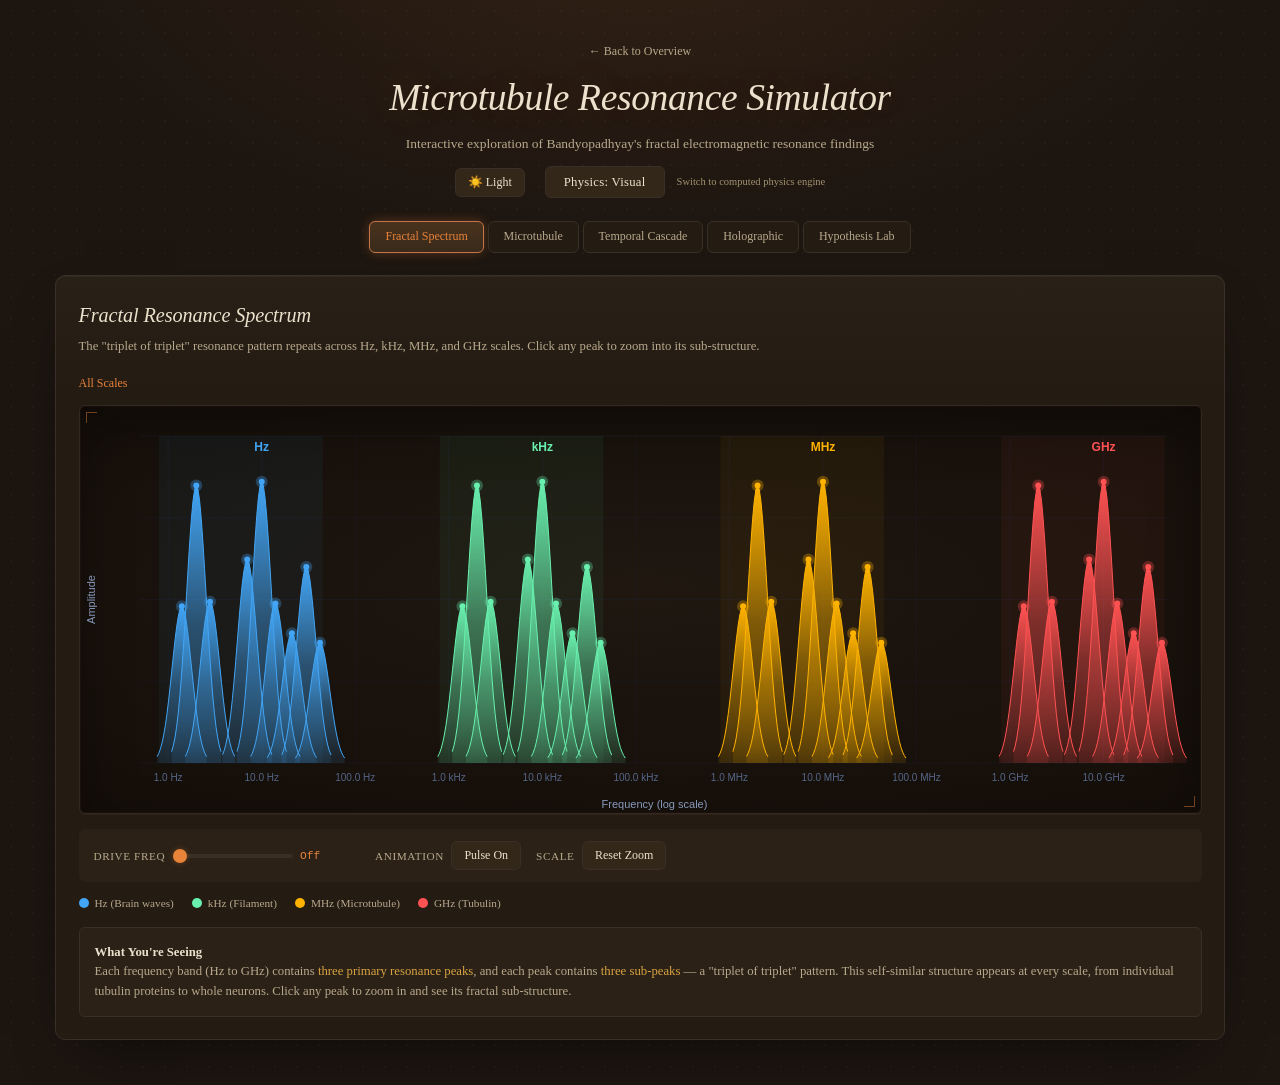
<file: simulator.html>
<!DOCTYPE html>
<html lang="en">
<head>
  <meta charset="UTF-8">
  <meta name="viewport" content="width=device-width, initial-scale=1.0">
  <title>Microtubule Resonance Simulator</title>
  <meta name="description" content="The interactive Microtubule Resonance Simulator: a 10-engine framework exploring fractal electromagnetic resonance in biological nanostructures.">
  <link rel="canonical" href="https://www.brokenbranch.dev/lab/microtubule/simulator.html">
  <meta property="og:type" content="website">
  <meta property="og:url" content="https://www.brokenbranch.dev/lab/microtubule/simulator.html">
  <meta property="og:title" content="Microtubule Resonance Simulator">
  <meta property="og:description" content="A 10-engine framework exploring fractal electromagnetic resonance in biological nanostructures. Interactive and honest about what it can and can't claim.">
  <meta property="og:site_name" content="Broken Branch Studios">
  <meta property="og:image" content="https://www.brokenbranch.dev/promo/brokenbranch-tile.jpg">
  <meta property="og:image:alt" content="Microtubule Resonance Simulator — Broken Branch Studios">
  <meta property="twitter:card" content="summary_large_image">
  <meta property="twitter:url" content="https://www.brokenbranch.dev/lab/microtubule/simulator.html">
  <meta property="twitter:title" content="Microtubule Resonance Simulator">
  <meta property="twitter:description" content="A 10-engine framework exploring fractal electromagnetic resonance in biological nanostructures.">
  <meta property="twitter:image" content="https://www.brokenbranch.dev/promo/brokenbranch-tile.jpg">
  <meta name="twitter:image:alt" content="Microtubule Resonance Simulator — Broken Branch Studios">
  <link rel="stylesheet" href="style.css">
  <style>
    /* Laboratory Light Theme */
    [data-theme="light"] {
      --bg-deep: #f4f6fa;
      --bg-panel: #ffffff;
      --bg-card: #f8fafc;
      --bg-hover: #e2e8f0;
      --border: #cbd5e1;
      --border-glow: #94a3b8;
      --text: #0f172a;
      --text-dim: #475569;
      --text-muted: #64748b;
      --cyan: #0284c7;
      --cyan-dim: #0369a1;
      --cyan-glow: rgba(2, 132, 199, 0.25);
      --amber: #d97706;
      --amber-dim: #b45309;
      --amber-glow: rgba(217, 119, 6, 0.25);
      --purple: #7c3aed;
      --purple-dim: #6d28d9;
      --purple-glow: rgba(124, 58, 237, 0.25);
      --green: #16a34a;
      --green-dim: #15803d;
      --red: #dc2626;
      --red-dim: #b91c1c;
    }
    [data-theme="light"] canvas {
      background: #f8fafc !important;
    }
    [data-theme="light"] .panel-desc {
      color: var(--text-dim);
    }
    [data-theme="light"] .btn {
      background: #e2e8f0;
      color: #0f172a;
      border-color: #cbd5e1;
    }
    [data-theme="light"] .btn.active, [data-theme="light"] .btn:hover {
      background: rgba(2, 132, 199, 0.15);
      color: #0284c7;
      border-color: #0284c7;
    }
    [data-theme="light"] .panel-tab {
      color: #64748b;
    }
    [data-theme="light"] .panel-tab.active {
      color: #0284c7;
      border-bottom-color: #0284c7;
    }
  </style>
  <script type="application/ld+json">
  {"@context":"https://schema.org","@type":"BreadcrumbList","itemListElement":[
    {"@type":"ListItem","position":1,"name":"Home","item":"https://www.brokenbranch.dev/"},
    {"@type":"ListItem","position":2,"name":"The Lab","item":"https://www.brokenbranch.dev/lab/"},
    {"@type":"ListItem","position":3,"name":"Microtubule Resonance Simulator","item":"https://www.brokenbranch.dev/lab/microtubule/simulator.html"}]}
  </script>
  <script type="application/ld+json">
  {"@context":"https://schema.org","@type":"SoftwareApplication","name":"Microtubule Resonance Simulator","url":"https://www.brokenbranch.dev/lab/microtubule/simulator.html","applicationCategory":"EducationApplication","operatingSystem":"Web","offers":{"@type":"Offer","price":"0","priceCurrency":"USD"}}
  </script>
</head>
<body>
  <header class="app-header">
    <a href="index.html" style="color: var(--text-dim); text-decoration: none; font-size: 0.8rem; display: inline-block; margin-bottom: 0.5rem; transition: color 0.2s;" onmouseover="this.style.color='var(--cyan)'" onmouseout="this.style.color='var(--text-dim)'">&larr; Back to Overview</a>
    <h1>Microtubule Resonance Simulator</h1>
    <p class="subtitle">Interactive exploration of Bandyopadhyay's fractal electromagnetic resonance findings</p>
    <div class="physics-toggle-wrap">
      <button type="button" class="btn" id="themeToggle" style="margin-right: 8px;">☀️ Light</button>
      <button type="button" class="btn physics-toggle-btn" id="physicsToggle">Physics: Visual</button>
      <span class="physics-toggle-hint" id="physicsHint">Switch to computed physics engine</span>
    </div>
  </header>

  <nav class="panel-nav" id="panelNav">
    <button type="button" class="panel-tab active" data-panel="spectrum">Fractal Spectrum</button>
    <button type="button" class="panel-tab" data-panel="crosssection">Microtubule</button>
    <button type="button" class="panel-tab" data-panel="cascade">Temporal Cascade</button>
    <button type="button" class="panel-tab" data-panel="holographic">Holographic</button>
    <button type="button" class="panel-tab" data-panel="hypothesis">Hypothesis Lab</button>
  </nav>

  <main class="panel-container">

    <!-- ============ PANEL 1: Fractal Resonance Spectrum ============ -->
    <section class="panel active" id="panel-spectrum">
      <h2 class="panel-title">Fractal Resonance Spectrum</h2>
      <p class="panel-desc">The "triplet of triplet" resonance pattern repeats across Hz, kHz, MHz, and GHz scales. Click any peak to zoom into its sub-structure.</p>

      <div class="zoom-breadcrumbs" id="spectrumBreadcrumbs">
        <span class="breadcrumb current" data-level="0">All Scales</span>
      </div>

      <div class="canvas-wrap">
        <canvas id="spectrumCanvas" width="1100" height="400"></canvas>
      </div>

      <div class="controls">
        <div class="control-group">
          <label>Drive Freq</label>
          <input type="range" id="driveFreqSlider" min="0" max="1000" value="0" step="1">
          <span class="control-value" id="driveFreqValue">Off</span>
        </div>
        <div class="control-group">
          <label>Animation</label>
          <button type="button" class="btn" id="spectrumAnimToggle">Pulse On</button>
        </div>
        <div class="control-group">
          <label>Scale</label>
          <button type="button" class="btn" id="spectrumResetZoom">Reset Zoom</button>
        </div>
      </div>

      <!-- Physics Mode Controls (Panel 1) -->
      <div class="controls physics-controls" id="spectrumPhysicsControls" style="display:none;">
        <div class="control-group">
          <label>Noise</label>
          <input type="range" id="noiseAmpSlider" min="0" max="200" value="50" step="1">
          <span class="control-value" id="noiseAmpValue">0.50</span>
        </div>
        <div class="control-group">
          <label>Stochastic</label>
          <button type="button" class="btn" id="runMonteCarloBtn">Run Monte Carlo</button>
          <span class="computation-badge" id="monteCarloStatus"></span>
        </div>
        <div class="control-group">
          <label>Extend</label>
          <button type="button" class="btn" id="extendScaleBtn">Show Sub-Hz / THz</button>
        </div>
      </div>

      <div class="spectrum-legend">
        <div class="legend-item"><span class="legend-dot" style="background:#42a5f5"></span> Hz (Brain waves)</div>
        <div class="legend-item"><span class="legend-dot" style="background:#69f0ae"></span> kHz (Filament)</div>
        <div class="legend-item"><span class="legend-dot" style="background:#ffb300"></span> MHz (Microtubule)</div>
        <div class="legend-item"><span class="legend-dot" style="background:#ff5252"></span> GHz (Tubulin)</div>
      </div>

      <!-- Physics results overlay for spectrum -->
      <div class="results-overlay" id="spectrumResults" style="display:none;">
        <h4>Stochastic Resonance Analysis</h4>
        <div class="results-content" id="spectrumResultsContent"></div>
      </div>

      <div class="info-box">
        <h4>What You're Seeing</h4>
        <p>Each frequency band (Hz to GHz) contains <span class="highlight">three primary resonance peaks</span>, and each peak contains <span class="highlight">three sub-peaks</span> — a "triplet of triplet" pattern. This self-similar structure appears at every scale, from individual tubulin proteins to whole neurons. Click any peak to zoom in and see its fractal sub-structure.</p>
      </div>
    </section>

    <!-- ============ PANEL 2: Microtubule Cross-Section ============ -->
    <section class="panel" id="panel-crosssection">
      <h2 class="panel-title">Microtubule Cross-Section</h2>
      <p class="panel-desc">A microtubule: 13 protofilaments arranged in a hollow chiral cylinder (~25nm diameter). Sweep the driving frequency to find resonances.</p>

      <div class="canvas-wrap">
        <canvas id="mtCanvas" width="1100" height="500"></canvas>
      </div>

      <div class="controls">
        <div class="control-group">
          <label>Drive Freq</label>
          <input type="range" id="mtFreqSlider" min="0" max="1000" value="0" step="1">
          <span class="control-value" id="mtFreqValue">Off</span>
        </div>
        <div class="control-group">
          <label>View</label>
          <button type="button" class="btn active" id="mtView3D">3D Cylinder</button>
          <button type="button" class="btn" id="mtViewCross">Cross-Section</button>
          <button type="button" class="btn" id="mtViewSide">Side View</button>
        </div>
        <div class="control-group">
          <label>Helix</label>
          <button type="button" class="btn" id="mtHelixToggle">Show 3-Start</button>
        </div>
      </div>

      <!-- Physics Mode Controls (Panel 2) -->
      <div class="controls physics-controls" id="mtPhysicsControls" style="display:none;">
        <div class="control-group">
          <label>Pitch</label>
          <input type="range" id="pitchAngleSlider" min="1" max="45" value="12" step="0.5">
          <span class="control-value" id="pitchAngleValue">12.0 deg</span>
        </div>
        <div class="control-group">
          <label>Compare</label>
          <button type="button" class="btn" id="compareAchiralBtn">Show Achiral</button>
        </div>
        <div class="control-group">
          <label>Sweep</label>
          <button type="button" class="btn" id="runPitchSweepBtn">Run Pitch Sweep</button>
          <span class="computation-badge" id="pitchSweepStatus"></span>
        </div>
      </div>

      <!-- Physics results overlay for microtubule -->
      <div class="results-overlay" id="mtResults" style="display:none;">
        <h4>Chiral Mode Analysis</h4>
        <div class="results-content" id="mtResultsContent"></div>
      </div>

      <div class="info-box">
        <h4>Microtubule Architecture</h4>
        <p>13 protofilaments form a hollow tube with a <span class="highlight">3-start helical lattice</span>. The chirality (handedness) of this helix is critical — it determines how electromagnetic waves propagate along the structure. At resonant frequencies, coherent wave patterns appear along the tube, with the structure acting as a nanoscale electromagnetic waveguide.</p>
      </div>
    </section>

    <!-- ============ PANEL 3: Temporal Cascade ============ -->
    <section class="panel" id="panel-cascade">
      <h2 class="panel-title">Temporal Cascade</h2>
      <p class="panel-desc">Filaments fire ~250&mu;s BEFORE the membrane ionic spike. ~4 filament bursts gate each ionic spike. This challenges the classical Hodgkin-Huxley model.</p>

      <div class="canvas-wrap">
        <canvas id="cascadeCanvas" width="1100" height="450"></canvas>
      </div>

      <div class="controls">
        <div class="control-group">
          <label>Playback</label>
          <button type="button" class="btn active" id="cascadePlayBtn">Play</button>
          <button type="button" class="btn" id="cascadeResetBtn">Reset</button>
        </div>
        <div class="control-group">
          <label>Speed</label>
          <input type="range" id="cascadeSpeedSlider" min="1" max="10" value="3" step="1">
          <span class="control-value" id="cascadeSpeedValue">3x</span>
        </div>
        <div class="control-group">
          <label>Model</label>
          <button type="button" class="btn active" id="cascadeBandyBtn">Bandyopadhyay</button>
          <button type="button" class="btn" id="cascadeHHBtn">Hodgkin-Huxley</button>
        </div>
        <div class="control-group">
          <label>Order</label>
          <button type="button" class="btn" id="cascadeFlipBtn">Flip Order</button>
        </div>
      </div>

      <!-- Physics Mode Controls (Panel 3) -->
      <div class="controls physics-controls" id="cascadePhysicsControls" style="display:none;">
        <div class="control-group">
          <label>Coupling</label>
          <input type="range" id="couplingSlider" min="1" max="100" value="15" step="1">
          <span class="control-value" id="couplingValue">0.15</span>
        </div>
        <div class="control-group">
          <label>Damping</label>
          <input type="range" id="dampingSlider" min="1" max="100" value="5" step="1">
          <span class="control-value" id="dampingValue">0.05</span>
        </div>
        <div class="control-group">
          <label>Physics</label>
          <button type="button" class="btn" id="runCoupledOscBtn">Recompute RK4</button>
          <span class="computation-badge" id="rk4Status"></span>
        </div>
      </div>

      <div class="info-box">
        <h4>The Century-Old Picture Is Wrong?</h4>
        <p>Classical neuroscience says the membrane ionic spike is the primary signal. Bandyopadhyay's team measured that <span class="highlight">cytoskeletal filaments fire 250&mu;s before</span> the membrane — operating in the microsecond (MHz) domain while the membrane operates in milliseconds (kHz). Approximately <span class="highlight">4 filament bursts regulate each ionic spike's timing</span>. Use "Flip Order" to test H4: does membrane-first produce coherent output?</p>
      </div>
    </section>

    <!-- ============ PANEL 4: Holographic Projection ============ -->
    <section class="panel" id="panel-holographic">
      <h2 class="panel-title">Holographic Projection</h2>
      <p class="panel-desc">Optical vortex rings emanating from a microtubule. Internal "clocks" project as distinct angular momentum states of light.</p>

      <div class="canvas-wrap">
        <canvas id="holoCanvas" width="1100" height="500"></canvas>
      </div>

      <div class="controls">
        <div class="control-group">
          <label>EM Stimulation</label>
          <input type="range" id="holoStimSlider" min="0" max="100" value="50" step="1">
          <span class="control-value" id="holoStimValue">50%</span>
        </div>
        <div class="control-group">
          <label>Clock Layer</label>
          <button type="button" class="btn active" id="holoClock1">MHz</button>
          <button type="button" class="btn" id="holoClock2">GHz</button>
          <button type="button" class="btn" id="holoClock3">THz</button>
          <button type="button" class="btn" id="holoClockAll">All</button>
        </div>
      </div>

      <div class="info-box">
        <h4>Polyatomic Time Crystals</h4>
        <p>When illuminated with polarized laser light, ordered structures inside neurons impart <span class="highlight">angular momentum to photons</span>, creating distinct optical vortex rings. Each internal "clock" — operating at a different frequency — generates a unique ring pattern. Selective EM stimulation can <span class="highlight">brighten specific frequency components</span>, revealing the nested clock assembly. This is the most controversial claim and needs independent replication.</p>
      </div>
    </section>

    <!-- ============ PANEL 5: Hypothesis Lab ============ -->
    <section class="panel" id="panel-hypothesis">
      <h2 class="panel-title">Hypothesis Lab</h2>
      <p class="panel-desc">Testable predictions from the simulation. Click a hypothesis to expand, then run computational tests.</p>

      <div class="hypothesis-actions-bar">
        <button type="button" class="btn physics-action-btn" id="runAllTestsBtn">Run All Computations</button>
        <span class="computation-badge" id="allTestsStatus"></span>
      </div>

      <div class="hypothesis-grid" id="hypothesisGrid">
        <!-- Cards generated by JS -->
      </div>

      <!-- Meta-Analysis Section -->
      <div class="meta-analysis-section" id="metaAnalysisSection">
        <h3 class="meta-title">Meta-Analysis</h3>
        <p class="meta-desc">Tests that interrogate the simulator itself — not Bandyopadhyay's claims, but our model's assumptions.</p>

        <div class="meta-actions">
          <button type="button" class="btn meta-btn" id="runSensitivityBtn">
            <span class="meta-btn-icon">&#x2194;</span>
            Run Sensitivity Analysis
          </button>
          <button type="button" class="btn meta-btn" id="runStructureBtn">
            <span class="meta-btn-icon">&#x25B3;</span>
            Run Structure Comparison
          </button>
          <button type="button" class="btn meta-btn" id="runEnergyBtn">
            <span class="meta-btn-icon">&#x26A1;</span>
            Run Energy Budget
          </button>
        </div>

        <div class="meta-results" id="metaResults">
          <!-- Results populated by JS -->
        </div>
      </div>
    </section>

  </main>

  <script src="physics.js"></script>
  <script src="sim.js"></script>
  <script>
    (function() {
      const themeToggle = document.getElementById('themeToggle');
      if (themeToggle) {
        const saved = localStorage.getItem('coherence_theme') || 'dark';
        if (saved === 'light') {
          document.documentElement.setAttribute('data-theme', 'light');
          themeToggle.textContent = '🌙 Dark';
        }
        themeToggle.addEventListener('click', () => {
          const current = document.documentElement.getAttribute('data-theme');
          const isLight = current === 'light';
          if (isLight) {
            document.documentElement.removeAttribute('data-theme');
            themeToggle.textContent = '☀️ Light';
            localStorage.setItem('coherence_theme', 'dark');
          } else {
            document.documentElement.setAttribute('data-theme', 'light');
            themeToggle.textContent = '🌙 Dark';
            localStorage.setItem('coherence_theme', 'light');
          }
        });
      }
    })();
  </script>
</body>
</html>
</file>
<file: style.css>
/* ============================================
   Microtubule Resonance Simulator — Styles
   Dark bioluminescent theme
   ============================================ */

:root {
  /* House palette (css/tokens.css), mapped onto this wing's own variable
     names so the wing reads as part of brokenbranch.dev rather than a
     separate navy app. Accent roles: cyan -> ember (the site's load-bearing
     accent), amber -> gold, purple -> slate, green -> moss, red -> clay-red. */
  --bg-deep: #1c1510;
  --bg-panel: #241b13;
  --bg-card: #2b2117;
  --bg-hover: #332719;
  --border: #3a2f26;
  --border-glow: #4a3b28;

  --cyan: #e8833a;
  --cyan-dim: #c4744a;
  --cyan-glow: rgba(232, 131, 58, 0.3);
  --amber: #d9a441;
  --amber-dim: #a88032;
  --amber-glow: rgba(217, 164, 65, 0.3);
  --purple: #8fa3ad;
  --purple-dim: #6d8590;
  --purple-glow: rgba(143, 163, 173, 0.3);
  --green: #8aa86b;
  --green-dim: #4a6741;
  --red: #e0705a;
  --red-dim: #a84b3a;
  --pink: #d98b7a;

  --text: #ece1cc;
  --text-dim: #b8a98c;
  --text-muted: #a0926f;

  --font-mono: 'JetBrains Mono', 'Fira Code', 'Consolas', monospace;
  --font-sans: 'Fraunces', Georgia, serif;

  --radius: 6px;
  --radius-lg: 10px;
}

* {
  margin: 0;
  padding: 0;
  box-sizing: border-box;
}

html {
  font-size: 15px;
  scroll-behavior: smooth;
}

body {
  background: var(--bg-deep);
  color: var(--text);
  font-family: var(--font-sans);
  line-height: 1.6;
  min-height: 100vh;
  overflow-x: hidden;
}

/* ---- Header ---- */
.app-header {
  text-align: center;
  padding: 2.5rem 1rem 1.5rem;
  position: relative;
}

/* Back link. Lives here rather than in a style="" + onmouseover pair so the
   page can ship under an enforced CSP (script-src 'self' forbids inline event
   handlers); :hover is also keyboard/touch-honest in a way onmouseover is not. */
.app-header .back-link {
  color: var(--text-dim);
  text-decoration: none;
  font-size: 0.8rem;
  display: inline-block;
  margin-bottom: 0.5rem;
  transition: color 0.2s;
}

.app-header .back-link:hover,
.app-header .back-link:focus-visible {
  color: var(--cyan);
}

.app-header h1 {
  font-size: 2rem;
  font-style: italic;
  font-weight: 400;
  letter-spacing: -0.01em;
  color: var(--text);
}

.app-header .subtitle {
  color: var(--text-dim);
  font-size: 0.9rem;
  margin-top: 0.3rem;
}

/* ---- Navigation Tabs ---- */
.panel-nav {
  display: flex;
  justify-content: center;
  gap: 0.25rem;
  padding: 0 1rem;
  margin-bottom: 1.5rem;
  flex-wrap: wrap;
}

.panel-tab {
  background: var(--bg-panel);
  border: 1px solid var(--border);
  color: var(--text-dim);
  padding: 0.5rem 1rem;
  border-radius: var(--radius);
  cursor: pointer;
  font-size: 0.8rem;
  font-family: var(--font-sans);
  transition: all 0.2s;
  white-space: nowrap;
}

.panel-tab:hover {
  background: var(--bg-hover);
  color: var(--text);
  border-color: var(--border-glow);
}

.panel-tab.active {
  background: var(--bg-hover);
  color: var(--cyan);
  border-color: var(--cyan-dim);
  box-shadow: 0 0 12px var(--cyan-glow);
}

/* ---- Panel Container ---- */
.panel-container {
  max-width: 1200px;
  margin: 0 auto;
  padding: 0 1rem 3rem;
}

.panel {
  display: none;
  background: var(--bg-panel);
  border: 1px solid var(--border);
  border-radius: var(--radius-lg);
  padding: 1.5rem;
  min-height: 500px;
}

.panel.active {
  display: block;
}

.panel-title {
  font-size: 1.2rem;
  font-weight: 600;
  margin-bottom: 0.3rem;
  color: var(--text);
}

.panel-desc {
  font-size: 0.85rem;
  color: var(--text-dim);
  margin-bottom: 1.2rem;
}

.panel-desc.seed-note {
  font-family: var(--font-mono, 'JetBrains Mono', 'Consolas', monospace);
  font-size: 0.72rem;
  color: var(--text-muted);
  letter-spacing: 0.02em;
}

/* ---- Canvas Wrapper ---- */
.canvas-wrap {
  position: relative;
  width: 100%;
  border-radius: var(--radius);
  overflow: hidden;
  background: var(--bg-deep);
  border: 1px solid var(--border);
}

.canvas-wrap canvas {
  display: block;
  width: 100%;
  height: auto;
}

/* ---- Controls Bar ---- */
.controls {
  display: flex;
  align-items: center;
  gap: 1rem;
  padding: 0.8rem 1rem;
  background: var(--bg-card);
  border-radius: var(--radius);
  margin-top: 1rem;
  flex-wrap: wrap;
}

.control-group {
  display: flex;
  align-items: center;
  gap: 0.5rem;
}

.control-group label {
  font-size: 0.75rem;
  color: var(--text-dim);
  text-transform: uppercase;
  letter-spacing: 0.05em;
  white-space: nowrap;
}

.control-group input[type="range"] {
  -webkit-appearance: none;
  appearance: none;
  width: 120px;
  height: 4px;
  background: var(--border);
  border-radius: 2px;
  outline: none;
}

.control-group input[type="range"]:focus-visible {
  outline: 2px solid var(--cyan);
  outline-offset: 3px;
}

.control-group input[type="range"]::-webkit-slider-thumb {
  -webkit-appearance: none;
  width: 14px;
  height: 14px;
  border-radius: 50%;
  background: var(--cyan);
  cursor: pointer;
  box-shadow: 0 0 6px var(--cyan-glow);
}

.control-value {
  font-family: var(--font-mono);
  font-size: 0.75rem;
  color: var(--cyan);
  min-width: 60px;
}

button.btn {
  background: var(--bg-hover);
  border: 1px solid var(--border);
  color: var(--text);
  padding: 0.4rem 0.8rem;
  border-radius: var(--radius);
  cursor: pointer;
  font-size: 0.8rem;
  font-family: var(--font-sans);
  transition: all 0.2s;
}

button.btn:hover {
  border-color: var(--cyan-dim);
  color: var(--cyan);
}

button.btn.active {
  background: rgba(232, 131, 58, 0.1);
  border-color: var(--cyan);
  color: var(--cyan);
}

/* ---- Info Box ---- */
.info-box {
  background: var(--bg-card);
  border: 1px solid var(--border);
  border-radius: var(--radius);
  padding: 1rem;
  margin-top: 1rem;
  font-size: 0.85rem;
  line-height: 1.5;
}

.info-box h3 {
  color: var(--cyan);
  font-size: 0.8rem;
  text-transform: uppercase;
  letter-spacing: 0.05em;
  margin-bottom: 0.5rem;
}

.info-box p {
  color: var(--text-dim);
}

.info-box .highlight {
  color: var(--amber);
  font-weight: 500;
}

/* ---- Spectrum Legend ---- */
.spectrum-legend {
  display: flex;
  gap: 1.2rem;
  margin-top: 0.8rem;
  flex-wrap: wrap;
}

.legend-item {
  display: flex;
  align-items: center;
  gap: 0.4rem;
  font-size: 0.75rem;
  color: var(--text-dim);
}

.legend-dot {
  width: 10px;
  height: 10px;
  border-radius: 50%;
}

/* ---- Temporal Cascade (Panel 3) ---- */
.cascade-timeline {
  position: relative;
  margin-top: 1rem;
}

/* ---- Hypothesis Lab (Panel 5) ---- */
.hypothesis-grid {
  display: grid;
  grid-template-columns: repeat(auto-fill, minmax(340px, 1fr));
  gap: 1rem;
  margin-top: 1rem;
}

.hypothesis-card {
  background: var(--bg-card);
  border: 1px solid var(--border);
  border-radius: var(--radius);
  padding: 1rem;
  transition: border-color 0.2s;
  cursor: pointer;
}

.hypothesis-card:hover {
  border-color: var(--border-glow);
}

.hypothesis-card.expanded {
  grid-column: 1 / -1;
}

.hypo-header {
  display: flex;
  justify-content: space-between;
  align-items: flex-start;
  gap: 0.5rem;
  margin-bottom: 0.5rem;
}

.hypo-id {
  font-family: var(--font-mono);
  font-size: 0.7rem;
  color: var(--text-muted);
}

.hypo-title {
  font-size: 0.95rem;
  font-weight: 600;
  color: var(--text);
  margin-bottom: 0.5rem;
}

.hypo-claim,
.hypo-test,
.hypo-falsification {
  font-size: 0.8rem;
  color: var(--text-dim);
  margin-bottom: 0.5rem;
  line-height: 1.5;
}

.hypo-claim strong,
.hypo-test strong,
.hypo-falsification strong {
  color: var(--text);
  font-weight: 500;
}

.status-badge {
  display: inline-flex;
  align-items: center;
  gap: 0.3rem;
  padding: 0.2rem 0.6rem;
  border-radius: 999px;
  font-size: 0.7rem;
  font-weight: 500;
  white-space: nowrap;
}

.status-badge.untested {
  background: rgba(66, 165, 245, 0.15);
  color: #b4c4cc;
  border: 1px solid rgba(66, 165, 245, 0.3);
}

.status-badge.supported {
  background: rgba(138, 168, 107, 0.15);
  color: var(--green);
  border: 1px solid rgba(138, 168, 107, 0.3);
}

.status-badge.inconclusive {
  background: rgba(217, 164, 65, 0.15);
  color: var(--amber);
  border: 1px solid rgba(217, 164, 65, 0.3);
}

.status-badge.falsified {
  background: rgba(224, 112, 90, 0.15);
  color: var(--red);
  border: 1px solid rgba(224, 112, 90, 0.3);
}

.status-badge.plausible {
  background: rgba(143, 163, 173, 0.15);
  color: #b4c4cc;
  border: 1px solid rgba(143, 163, 173, 0.3);
}

.status-badge.consistent {
  background: rgba(160, 146, 111, 0.15);
  color: #c4b796;
  border: 1px solid rgba(160, 146, 111, 0.3);
}

.status-badge.unvalidated {
  background: rgba(201, 168, 106, 0.15);
  color: #c9a86a;
  border: 1px solid rgba(201, 168, 106, 0.3);
}

.hypo-detail {
  display: none;
  margin-top: 0.8rem;
  padding-top: 0.8rem;
  border-top: 1px solid var(--border);
}

.hypothesis-card.expanded .hypo-detail {
  display: block;
}

.hypo-actions {
  display: flex;
  gap: 0.5rem;
  margin-top: 0.8rem;
}

.hypo-notes {
  width: 100%;
  min-height: 60px;
  background: var(--bg-deep);
  border: 1px solid var(--border);
  border-radius: var(--radius);
  color: var(--text);
  font-family: var(--font-sans);
  font-size: 0.8rem;
  padding: 0.5rem;
  resize: vertical;
  margin-top: 0.5rem;
}

.hypo-notes:focus {
  outline: none;
  border-color: var(--cyan-dim);
}

/* ---- Zoom Breadcrumbs (Panel 1) ---- */
.zoom-breadcrumbs {
  display: flex;
  align-items: center;
  gap: 0.3rem;
  margin-bottom: 0.8rem;
  font-size: 0.8rem;
}

.breadcrumb {
  color: var(--text-dim);
  cursor: pointer;
  transition: color 0.2s;
}

.breadcrumb:hover {
  color: var(--cyan);
}

.breadcrumb.current {
  color: var(--cyan);
  cursor: default;
}

.breadcrumb-sep {
  color: var(--text-muted);
}

/* ---- Responsive ---- */
@media (max-width: 768px) {
  .app-header h1 { font-size: 1.4rem; }
  .panel { padding: 1rem; }
  .controls { flex-direction: column; align-items: flex-start; }
  .hypothesis-grid { grid-template-columns: 1fr; }
}

/* ---- Glow animations ---- */
@keyframes pulse-glow {
  0%, 100% { opacity: 0.6; }
  50% { opacity: 1; }
}

@keyframes breathe {
  0%, 100% { transform: scale(1); }
  50% { transform: scale(1.02); }
}

/* ---- Physics Mode Toggle ---- */
.physics-toggle-wrap {
  margin-top: 0.8rem;
  display: flex;
  align-items: center;
  justify-content: center;
  gap: 0.8rem;
}

.physics-toggle-btn {
  font-size: 0.85rem !important;
  padding: 0.5rem 1.2rem !important;
  letter-spacing: 0.02em;
}

.physics-toggle-btn.active {
  background: rgba(143, 163, 173, 0.15) !important;
  border-color: var(--purple) !important;
  color: var(--purple) !important;
  box-shadow: 0 0 12px var(--purple-glow);
}

.physics-toggle-hint {
  font-size: 0.7rem;
  color: var(--text-muted);
  transition: opacity 0.3s;
}

/* ---- Physics Controls Bar ---- */
.physics-controls {
  border: 1px solid rgba(143, 163, 173, 0.2);
  background: rgba(143, 163, 173, 0.03);
}

.physics-controls label {
  color: var(--purple) !important;
}

.physics-controls .control-value {
  color: var(--purple);
}

.physics-controls input[type="range"]::-webkit-slider-thumb {
  background: var(--purple);
  box-shadow: 0 0 6px var(--purple-glow);
}

.physics-action-btn {
  background: rgba(143, 163, 173, 0.1) !important;
  border-color: var(--purple-dim) !important;
  color: var(--purple) !important;
}

.physics-action-btn:hover {
  border-color: var(--purple) !important;
  box-shadow: 0 0 8px var(--purple-glow);
}

/* ---- Computation Badge ---- */
.computation-badge {
  font-family: var(--font-mono);
  font-size: 0.7rem;
  padding: 0.15rem 0.5rem;
  border-radius: 999px;
  white-space: nowrap;
}

.computation-badge.computing {
  background: rgba(217, 164, 65, 0.15);
  color: var(--amber);
  border: 1px solid rgba(217, 164, 65, 0.3);
  animation: pulse-glow 1s infinite;
}

.computation-badge.done {
  background: rgba(138, 168, 107, 0.15);
  color: var(--green);
  border: 1px solid rgba(138, 168, 107, 0.3);
}

.computation-badge.error {
  background: rgba(224, 112, 90, 0.15);
  color: var(--red);
  border: 1px solid rgba(224, 112, 90, 0.3);
}

/* ---- Results Overlay ---- */
.results-overlay {
  background: var(--bg-card);
  border: 1px solid rgba(143, 163, 173, 0.3);
  border-radius: var(--radius);
  padding: 1rem;
  margin-top: 1rem;
}

.results-overlay h3 {
  color: var(--purple);
  font-size: 0.8rem;
  text-transform: uppercase;
  letter-spacing: 0.05em;
  margin-bottom: 0.5rem;
}

.results-content {
  font-size: 0.8rem;
  color: var(--text-dim);
  line-height: 1.6;
}

.results-content .metric-row {
  display: flex;
  justify-content: space-between;
  padding: 0.25rem 0;
  border-bottom: 1px solid rgba(74, 59, 40, 0.5);
}

.results-content .metric-label {
  color: var(--text-dim);
}

.results-content .metric-value {
  font-family: var(--font-mono);
  color: var(--text);
}

.results-content .metric-value.good {
  color: var(--green);
}

.results-content .metric-value.warn {
  color: var(--amber);
}

.results-content .metric-value.bad {
  color: var(--red);
}

/* ---- Hypothesis Actions Bar ---- */
.hypothesis-actions-bar {
  display: flex;
  align-items: center;
  gap: 1rem;
  margin-top: 0.5rem;
  margin-bottom: 0.5rem;
}

/* ---- Hypothesis Computed Results ---- */
.hypo-computed-results {
  background: rgba(143, 163, 173, 0.05);
  border: 1px solid rgba(143, 163, 173, 0.15);
  border-radius: var(--radius);
  padding: 0.8rem;
  margin-top: 0.8rem;
}

.hypo-computed-results h5 {
  color: var(--purple);
  font-size: 0.75rem;
  text-transform: uppercase;
  letter-spacing: 0.05em;
  margin-bottom: 0.4rem;
}

.hypo-verdict {
  font-family: var(--font-mono);
  font-size: 0.85rem;
  font-weight: 600;
  margin-bottom: 0.4rem;
}

.hypo-verdict.supported { color: var(--green); }
.hypo-verdict.plausible { color: #b4c4cc; }
.hypo-verdict.consistent { color: #c4b796; }
.hypo-verdict.unvalidated { color: #c9a86a; }
.hypo-verdict.inconclusive { color: var(--amber); }
.hypo-verdict.falsified { color: var(--red); }

.hypo-metrics {
  font-size: 0.75rem;
  color: var(--text-dim);
  line-height: 1.6;
}

.hypo-metrics .metric-line {
  display: flex;
  justify-content: space-between;
  gap: 0.5rem;
}

.hypo-metrics .metric-line span:last-child {
  font-family: var(--font-mono);
  color: var(--text);
  text-align: right;
}

.hypo-detail-text {
  font-size: 0.8rem;
  color: var(--text-dim);
  margin-top: 0.4rem;
  font-style: italic;
  line-height: 1.5;
}

/* ---- Meta-Analysis ---- */
.meta-analysis-section {
  margin-top: 2rem;
  padding-top: 1.5rem;
  border-top: 2px solid var(--border);
}

.meta-title {
  font-size: 1.1rem;
  font-weight: 600;
  color: var(--cyan);
  margin-bottom: 0.3rem;
}

.meta-desc {
  font-size: 0.8rem;
  color: var(--text-dim);
  margin-bottom: 1rem;
  line-height: 1.5;
}

.meta-actions {
  display: flex;
  gap: 0.6rem;
  flex-wrap: wrap;
  margin-bottom: 1rem;
}

.meta-btn {
  display: inline-flex;
  align-items: center;
  gap: 0.4rem;
  padding: 0.5rem 1rem;
  background: var(--bg-deep);
  border: 1px solid var(--cyan);
  color: var(--cyan);
  font-size: 0.8rem;
  border-radius: var(--radius);
  cursor: pointer;
  transition: all 0.2s;
}

.meta-btn:hover {
  background: rgba(232, 131, 58, 0.1);
}

.meta-btn:disabled {
  opacity: 0.5;
  cursor: not-allowed;
}

.meta-btn-icon {
  font-size: 1rem;
}

.meta-results {
  display: flex;
  flex-direction: column;
  gap: 1rem;
}

.meta-result-card {
  background: var(--bg-panel);
  border: 1px solid var(--border);
  border-radius: var(--radius);
  padding: 1rem;
  overflow-x: auto;
}

.meta-result-card h4 {
  font-size: 0.9rem;
  color: var(--cyan);
  margin-bottom: 0.6rem;
  font-weight: 600;
}

.meta-result-card .result-summary {
  font-size: 0.8rem;
  color: var(--text);
  margin-bottom: 0.8rem;
  line-height: 1.5;
}

.meta-table {
  width: 100%;
  border-collapse: collapse;
  font-size: 0.75rem;
}

.meta-table th {
  text-align: left;
  padding: 0.4rem 0.6rem;
  color: var(--text-dim);
  font-weight: 500;
  border-bottom: 1px solid var(--border);
  white-space: nowrap;
}

.meta-table td {
  padding: 0.4rem 0.6rem;
  color: var(--text);
  border-bottom: 1px solid rgba(255,255,255,0.05);
  font-family: var(--font-mono);
  font-size: 0.7rem;
}

.meta-table tr:hover td {
  background: rgba(232, 131, 58, 0.05);
}

.meta-table .robust { color: var(--green); }
.meta-table .moderate { color: var(--amber); }
.meta-table .fragile { color: var(--red); }
.meta-table .winner { color: var(--cyan); font-weight: 600; }
.meta-table .feasible { color: var(--green); }
.meta-table .marginal { color: var(--amber); }
.meta-table .implausible { color: var(--red); }

.bar-cell {
  position: relative;
}

.bar-fill {
  display: inline-block;
  height: 12px;
  border-radius: 2px;
  margin-right: 0.4rem;
  vertical-align: middle;
  min-width: 2px;
}

.bar-fill.cyan { background: var(--cyan); }
.bar-fill.green { background: var(--green); }
.bar-fill.amber { background: var(--amber); }
.bar-fill.red { background: var(--red); }
.bar-fill.grey { background: #a0926f; }
.bar-fill.purple { background: #c9a86a; }

/* ---- Scrollbar ---- */
::-webkit-scrollbar {
  width: 6px;
}

::-webkit-scrollbar-track {
  background: var(--bg-deep);
}

::-webkit-scrollbar-thumb {
  background: var(--border);
  border-radius: 3px;
}

::-webkit-scrollbar-thumb:hover {
  background: var(--border-glow);
}

/* ---- Bench atmosphere (2026-10-08 visual pass) ----
   A lamp-lit workbench: a warm glow over the header, faint plotting-paper
   dots, panels as raised plates, canvases as dark glass with corner ticks. */
body {
  background:
    radial-gradient(ellipse 70% 42% at 50% -6%, rgba(232, 131, 58, 0.10), transparent 70%),
    radial-gradient(rgba(236, 225, 204, 0.035) 1px, transparent 1.2px) 0 0 / 22px 22px,
    var(--bg-deep);
}

.app-header h1 {
  font-size: clamp(1.7rem, 4.2vw, 2.5rem);
  text-shadow: 0 0 40px rgba(232, 131, 58, 0.18);
}

.panel-tab.active {
  background: linear-gradient(180deg, rgba(232, 131, 58, 0.12), rgba(232, 131, 58, 0.03)), var(--bg-hover);
}

.panel {
  background:
    linear-gradient(180deg, rgba(236, 225, 204, 0.025), transparent 120px),
    var(--bg-panel);
  box-shadow:
    inset 0 1px 0 rgba(236, 225, 204, 0.05),
    0 24px 60px -30px rgba(0, 0, 0, 0.7);
}

.panel-title {
  font-style: italic;
  font-weight: 500;
  font-size: 1.35rem;
  letter-spacing: -0.005em;
}

.canvas-wrap {
  background: radial-gradient(ellipse 80% 70% at 50% 45%, #1f1710 0%, #140e09 100%);
  border-color: #33281f;
  box-shadow:
    inset 0 0 0 1px rgba(232, 131, 58, 0.04),
    inset 0 18px 50px rgba(0, 0, 0, 0.35),
    0 1px 0 rgba(236, 225, 204, 0.04);
}

/* Corner ticks, like the registration marks on a plotter sheet. */
.canvas-wrap::before,
.canvas-wrap::after {
  content: "";
  position: absolute;
  width: 10px;
  height: 10px;
  pointer-events: none;
  border-color: rgba(232, 131, 58, 0.45);
  border-style: solid;
}
.canvas-wrap::before { top: 6px; left: 6px; border-width: 1px 0 0 1px; }
.canvas-wrap::after { right: 6px; bottom: 6px; border-width: 0 1px 1px 0; }
</file>
